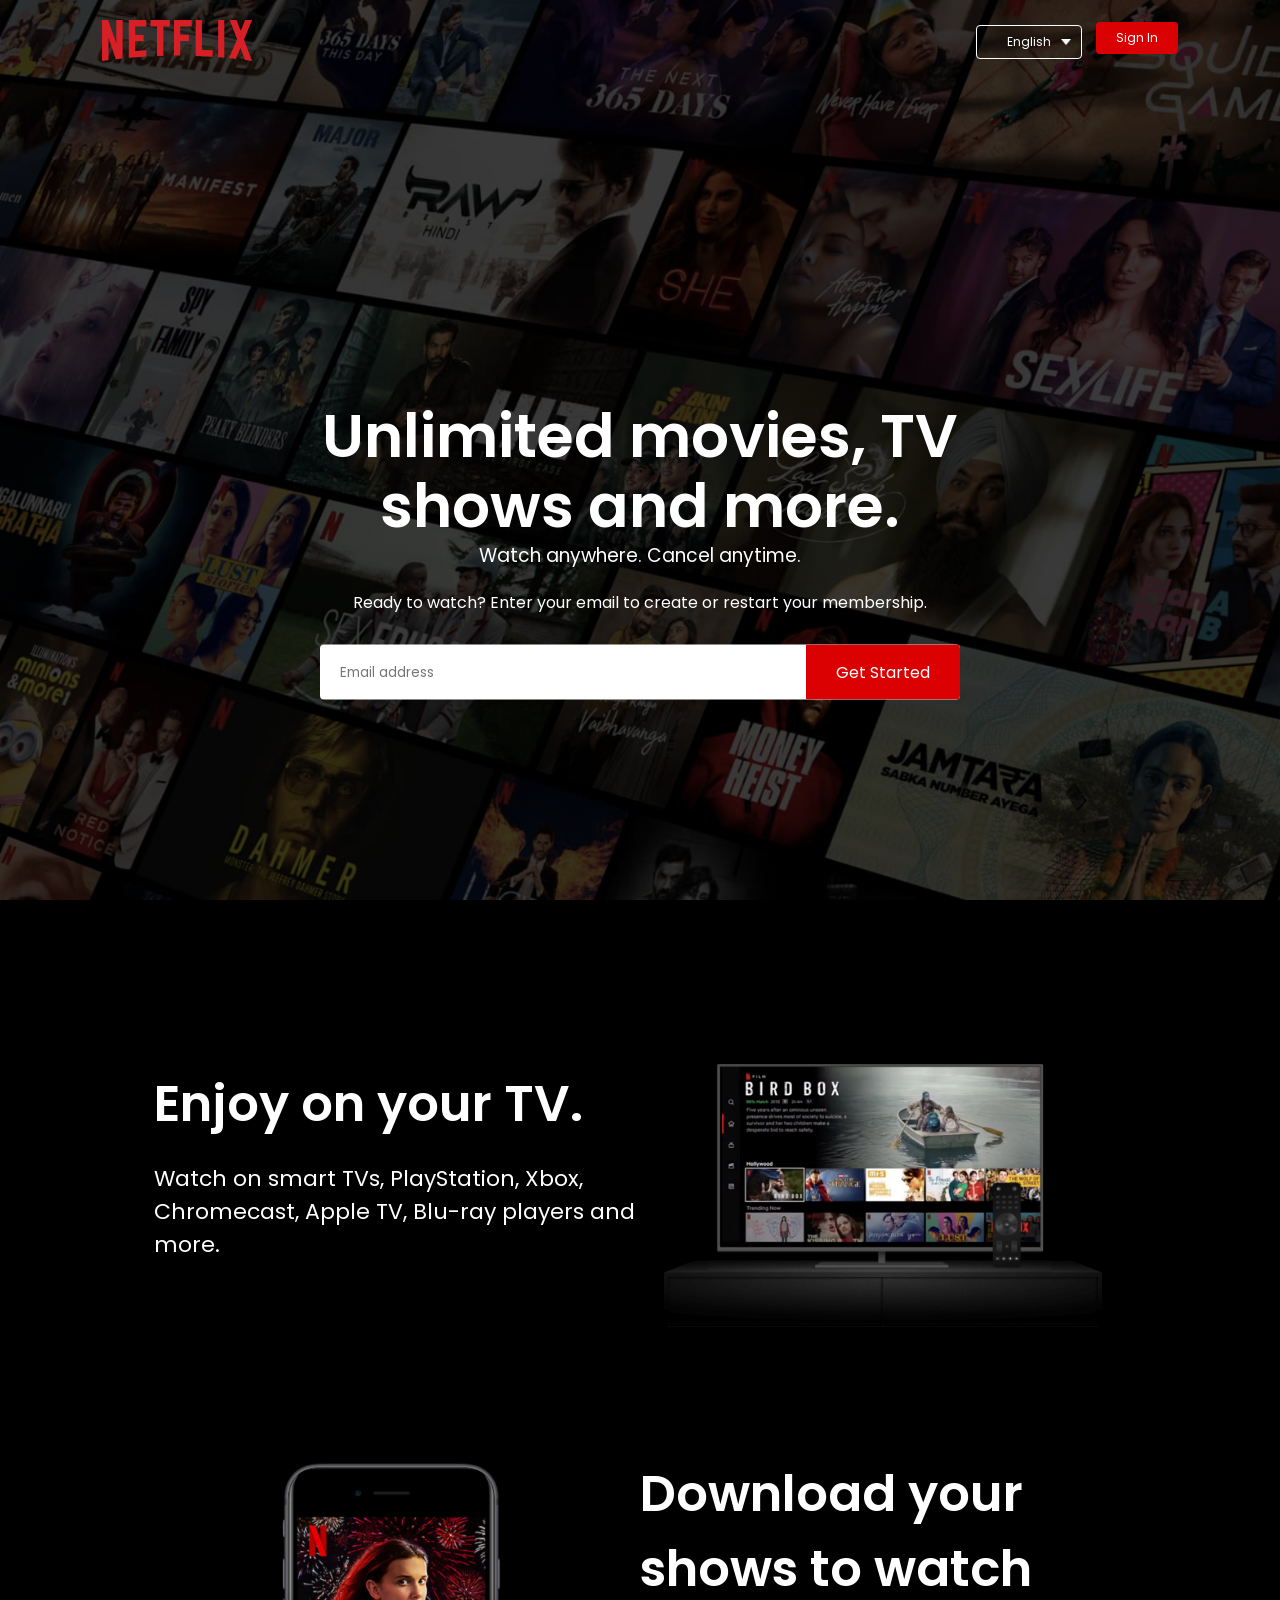
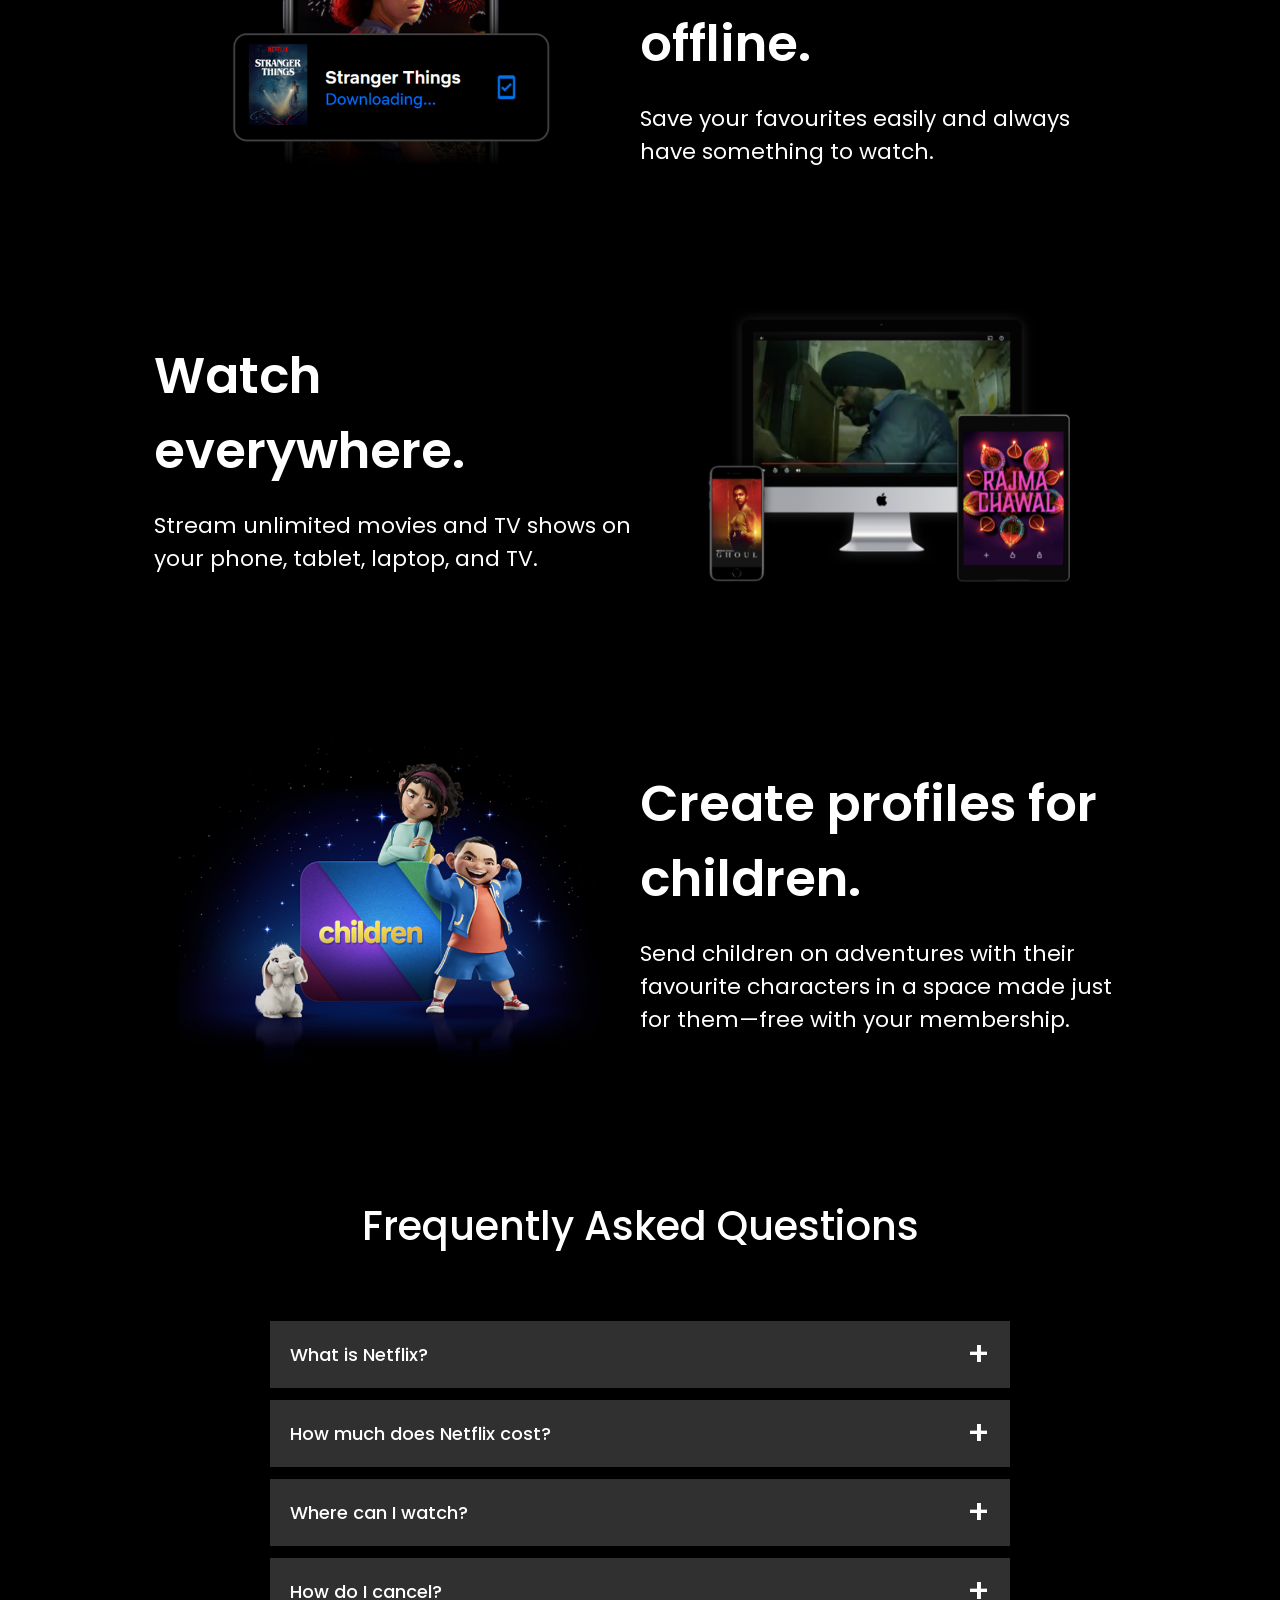
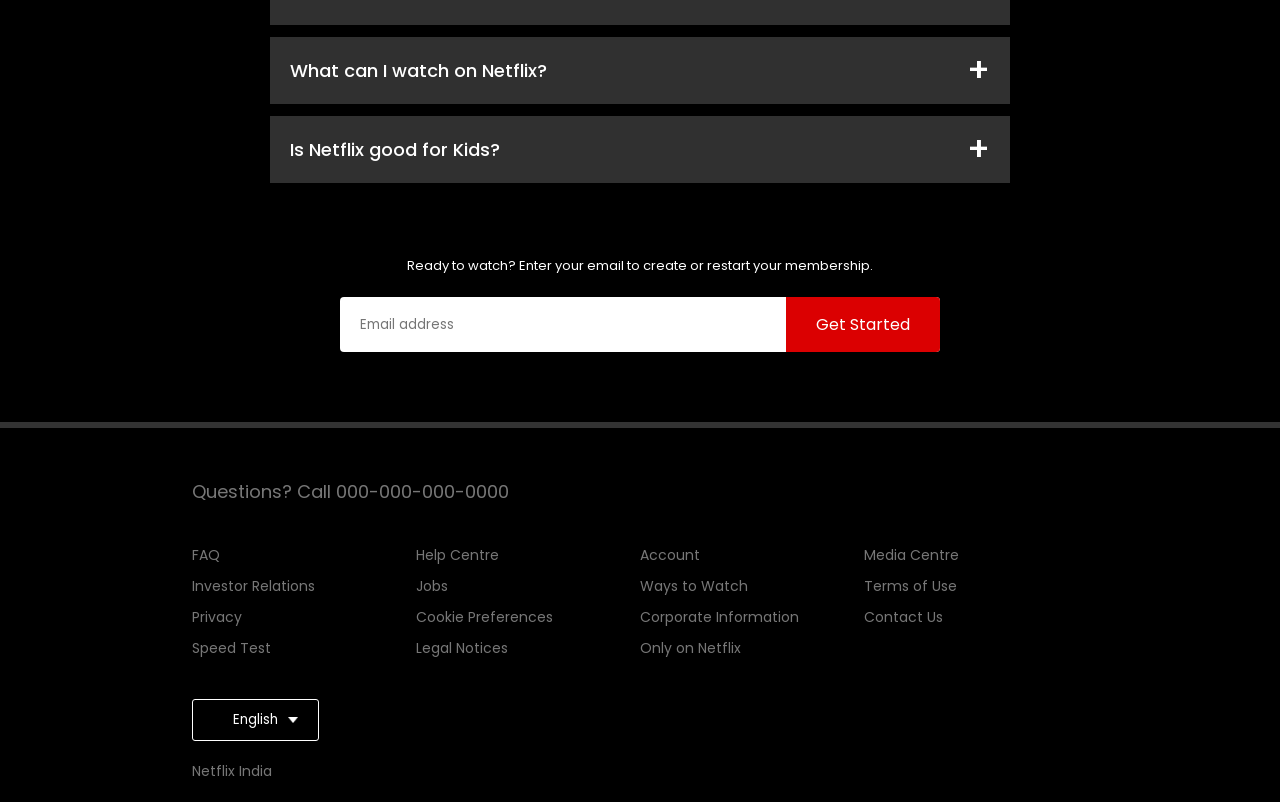
<file: index.html>
<!DOCTYPE html>
<html lang="en">
<head>
    <link rel="shortcut icon" href="./Assets/favicon.png" type="image/x-icon">
    <link rel="stylesheet" href="style.css">
    <title>Netflix India - Watch TV Shows Online, Watch Movies Online</title>
</head>
<body>
    <div class="header">
        <nav>
            <img class="logo" src="./Assets/logo.png" alt="logo">
            <div>
                <button class="lang-btn"><i class="fa-solid fa-globe"></i> English <img src="./Assets/down-icon.png"></button>
                <button>Sign In</button>
            </div>
        </nav>

        <div class="header-content">
            <h1>Unlimited movies, TV shows and more.</h1>
            <h3>Watch anywhere. Cancel anytime.</h3>
            <p>Ready to watch? Enter your email to create or restart your membership.</p>
            <form action="#" class="email-signup">
                <input type="email" placeholder="Email address" required>
                <button type="submit">Get Started</button>
            </form>
        </div>
    </div>

    <div class="features">
        <div class="row">
            <div class="text-col">
                <h2>Enjoy on your TV.</h2>
                <p>Watch on smart TVs, PlayStation, Xbox, Chromecast, Apple TV, Blu-ray players and more.</p>
            </div>
            <div class="img-col">
                <img src="./Assets/feature-1.png" alt="feature-1">
            </div>
        </div>
        <div class="row">
            <div class="img-col">
                <img src="./Assets/feature-2.png" alt="feature-2">
            </div>
            <div class="text-col">
                <h2>Download your shows to watch offline.</h2>
                <p>Save your favourites easily and always have something to watch.</p>
            </div>
        </div>
        <div class="row">
            <div class="text-col">
                <h2>Watch everywhere.</h2>
                <p>Stream unlimited movies and TV shows on your phone, tablet, laptop, and TV.</p>
            </div>
            <div class="img-col">
                <img src="./Assets/feature-3.png" alt="feature-3">
            </div>
        </div>
        <div class="row">
            <div class="img-col">
                <img src="./Assets/feature-4.png" alt="feature-4">
            </div>
            <div class="text-col">
                <h2>Create profiles for children.</h2>
                <p>Send children on adventures with their favourite characters in a space made just for them—free with your membership.</p>
            </div>
        </div>
    </div>


  
    <div class="faq">
        <h2>Frequently Asked Questions</h2>

        <ul class="accordion">
            <li>
                <input type="radio" name="accordion" id="first">
                <label for="first">What is Netflix?</label>
                <div class="content">
                    <p>Netflix is a streaming service that offers a wide variety of award-winning TV shows, movies, anime, documentaries and more – on thousands of internet-connected devices.<br><br>
                    You can watch as much as you want, whenever you want, without a single ad – all for one low monthly price. There's always something new to discover, and new TV shows and movies are added every week!</p>
                </div>
            </li>
            <li>
                <input type="radio" name="accordion" id="second">
                <label for="second">How much does Netflix cost?</label>
                <div class="content">
                    <p>Watch Netflix on your smartphone, tablet, Smart TV, laptop, or streaming device, all for one fixed monthly fee. Plans range from ₹ 149 to ₹ 649 a month. No extra costs, no contracts.</p>
                </div>
            </li>
            <li>
                <input type="radio" name="accordion" id="third">
                <label for="third">Where can I watch?</label>
                <div class="content">
                    <p>Watch anywhere, anytime. Sign in with your Netflix account to watch instantly on the web at netflix.com from your personal computer or on any internet-connected device that offers the Netflix app, including smart TVs, smartphones, tablets, streaming media players and game consoles.<br><br>
                    You can also download your favourite shows with the iOS, Android, or Windows 10 app. Use downloads to watch while you're on the go and without an internet connection. Take Netflix with you anywhere.</p>
                </div>
            </li>
            <li>
                <input type="radio" name="accordion" id="fourth">
                <label for="fourth">How do I cancel?</label>
                <div class="content">
                    <p>Netflix is flexible. There are no annoying contracts and no commitments. You can easily cancel your account online in two clicks. There are no cancellation fees – start or stop your account anytime.</p>
                </div>
            </li>
            <li>
                <input type="radio" name="accordion" id="fifth">
                <label for="fifth">What can I watch on Netflix?</label>
                <div class="content">
                    <p>Netflix has an extensive library of feature films, documentaries, TV shows, anime, award-winning Netflix originals, and more. Watch as much as you want, anytime you want.</p>
                </div>
            </li>
            <li>
                <input type="radio" name="accordion" id="sixth">
                <label for="sixth">Is Netflix good for Kids?</label>
                <div class="content">
                    <p>The Netflix Kids experience is included in your membership to give parents control while kids enjoy family-friendly TV shows and films in their own space.<br><br>
                    Kids profiles come with PIN-protected parental controls that let you restrict the maturity rating of content kids can watch and block specific titles you don’t want kids to see.</p>
                </div>
            </li>
        </ul>
        
        <small>Ready to watch? Enter your email to create or restart your membership.
        </small>
        
        <form action="#" class="email-signup">
            <input type="email" placeholder="Email address" required>
            <button type="submit">Get Started</button>
        </form>  
    </div>

    <div class="footer">
        <h2>Questions? Call 000-000-000-0000</h2>

        <div class="row">
            <div class="col">
                <a href="#">FAQ</a>
                <a href="#">Investor Relations</a>
                <a href="#">Privacy</a>
                <a href="#">Speed Test</a>
            </div>
            <div class="col">
                <a href="#">Help Centre</a>
                <a href="#">Jobs</a>
                <a href="#">Cookie Preferences</a>
                <a href="#">Legal Notices</a>
            </div>
            <div class="col">
                <a href="#">Account</a>
                <a href="#">Ways to Watch</a>
                <a href="#">Corporate Information</a>
                <a href="#">Only on Netflix</a>
            </div>
            <div class="col">
                <a href="#">Media Centre</a>
                <a href="#">Terms of Use</a>
                <a href="#">Contact Us</a>
            </div>
        </div>

        <button class="lang-btn"><i class="fa-solid fa-globe"></i> English <img src="./Assets/down-icon.png"></button>

        <p class="copyright-text">Netflix India</p>
    </div>

</body>
</html>
</file>
<file: style.css>
@import url("https://fonts.googleapis.com/css2?family=Poppins:wght@500;700;800&display=swap");

* {
    margin: 0;
    padding: 0;
    box-sizing: border-box;
    font-family: 'Poppins', sans-serif;
}

body {
    background-color: #000;
    color: #fff;
}

.header {
    width: 100%;
    height: 100vh;
    background-image: linear-gradient(rgba(0,0,0,0.7),rgba(0,0,0,0.7)), url(./Assets/header-image.png);
    background-size: cover;
    background-position: center;
    padding: 10px 8%;
    position: relative;
}

nav {
    display: flex;
    align-items: center;
    justify-content: space-between;
    padding: 10px 0;
}

.logo {
    width: 150px;
    cursor: pointer;
}

nav button {
    border: none;
    outline: none;
    background-color: #db0001;
    color: #fff;
    padding: 7px 20px;
    font-size: 12px;
    border-radius: 4px;
    margin-left: 10px;
    cursor: pointer;
}

.lang-btn {
    display: inline-flex;
    align-items: center;
    background: transparent;
    border: 1px solid #fff;
    padding: 7px 10px;
}

.lang-btn img {
    width: 10px;
    margin-left: 10px;
} 

.fa-globe {
    color: #fff;
    width: 10px;
    margin-right: 10px;
}

.header-content {
    position: absolute;
    top: 50%;
    left: 50%;
    transform: translate(-50%,-50%);
    text-align: center;
    margin-top: 100px;
}

.header-content h1 {
    font-size: 60px;
    line-height: 70px;
    font-weight: 600;
    max-width: 650px;
}

.header-content h3 {
    font-weight: 400;
    margin-bottom: 20px;
}

.email-signup {
    background: #fff;
    border-radius: 4px;
    display: flex;
    align-items: center;
    margin-top: 30px;
    overflow: hidden;
}

.email-signup input {
    flex: 1;
    border: 0;
    outline: 0;
    margin-left: 20px;
}

.email-signup button {
    background-color: #db0001;
    border: none;
    outline: none;
    color: #fff;
    font-size: 16px;
    cursor: pointer;
    padding: 15px 30px;
}


.features {
    padding: 50px 12%;
    font-size: 22px;
}

.row {
    display: flex;
    align-items: center;
    width: 100%;
    flex-wrap: wrap;
    padding: 50px 0;
}

.text-col, .img-col {
    flex-basis: 50%;
    margin-bottom: 20px;
}

.img-col img {
    display: block;
    width: 90%;
    margin: auto;
}

.features h2 {
    font-size: 50px;
    font-weight: 600;
    margin-bottom: 20px;
}

.faq {
    padding: 10px 12%;
    text-align: center;
    font-size: 18px;
}

.faq h2 {
    font-size: 40px;
    font-weight: 500;
}

.accordion {
    margin: 60px auto;
    width: 100%;
    max-width: 750px;
}

.accordion li {
    list-style: none;
    width: 100%;
    padding: 5px;
}

.accordion li label {
    display: flex;
    align-items: center;
    padding: 20px;
    font-size: 18px;
    font-weight: 500;
    background-color: #303030;
    margin-bottom: 2px;
    cursor: pointer;
    position: relative;
}

label::after {
    content: '+';
    font-size: 34px;
    position: absolute;
    right: 20px;
    transition: transform 0.5s;
}

input[type="radio"] {
    display: none;
}

.accordion .content {
    background-color: #303030;
    text-align: left;
    padding: 0 20px;
    max-height: 0;
    overflow: hidden;
    transition: max-height 0.5s, padding 0.5s;
}

.accordion input[type="radio"]:checked + label + .content {
    max-height: 600px;
    padding: 30px 20px;
}

.accordion input[type="radio"]:checked + label::after {
    transform: rotate(135deg);
}

.faq small {
    font-size: 13px;
}

.faq .email-signup {
    max-width: 600px;
    margin: 20px auto 60px;
}


.footer {
    padding: 50px 15% 10px;
    border-top: 6px solid #333;
    color: #777;
}

.footer h2 {
    font-size: 18px;
    font-weight: 400;
    margin-bottom: 30px;
}

.footer .col {
    flex-basis: 25%;
    flex-grow: 1;
    margin-bottom: 20px;
}

.footer .col a {
    display: block;
    color: #777;
    font-size: 14px;
    margin-bottom: 10px;
    text-decoration: none;
}

.footer .row {
    align-items: flex-start;
    padding: 10px 0px;
}

.footer .lang-btn {
    color: #fff;
    padding: 10px 20px;
    border-radius: 3px;
}

.copyright-text {
    font-size: 14px;
    margin-top: 20px;
    margin-bottom: 10px;
}



@media only screen and (max-width: 600px) {
    .logo {
        width: 100px;
    }

    nav button {
        padding: 5px 10px;
    }

    nav .lang-btn {
        padding: 4px 8px;
    }

    .header-content {
        position: unset;
        transform: none;
        padding-top: 150px;
    }

    .header-content h1 {
        font-size: 30px;
    }

    .email-signup button {
        font-size: 12px;
        padding: 10px 15px;
    }

    .text-col, .img-col {
        flex-basis: 100%;
    }

    .features h2 {
        font-size: 30px;
    }

    .features p {
        font-size: 15px;
    }

    .row:nth-child(2), .row:nth-child(4) {
        flex-direction: column-reverse;
    }

    .features .row {
        padding: 10px 0;
    }

    .faq h2 {
        font-size: 20px;
    }

    .accordion .content {
        font-size: 14px;
    }

    .accordion li label {
        padding: 10px;
        font-size: 14px;
    }

    label::after {
        font-size: 22px;
    }
}
</file>
